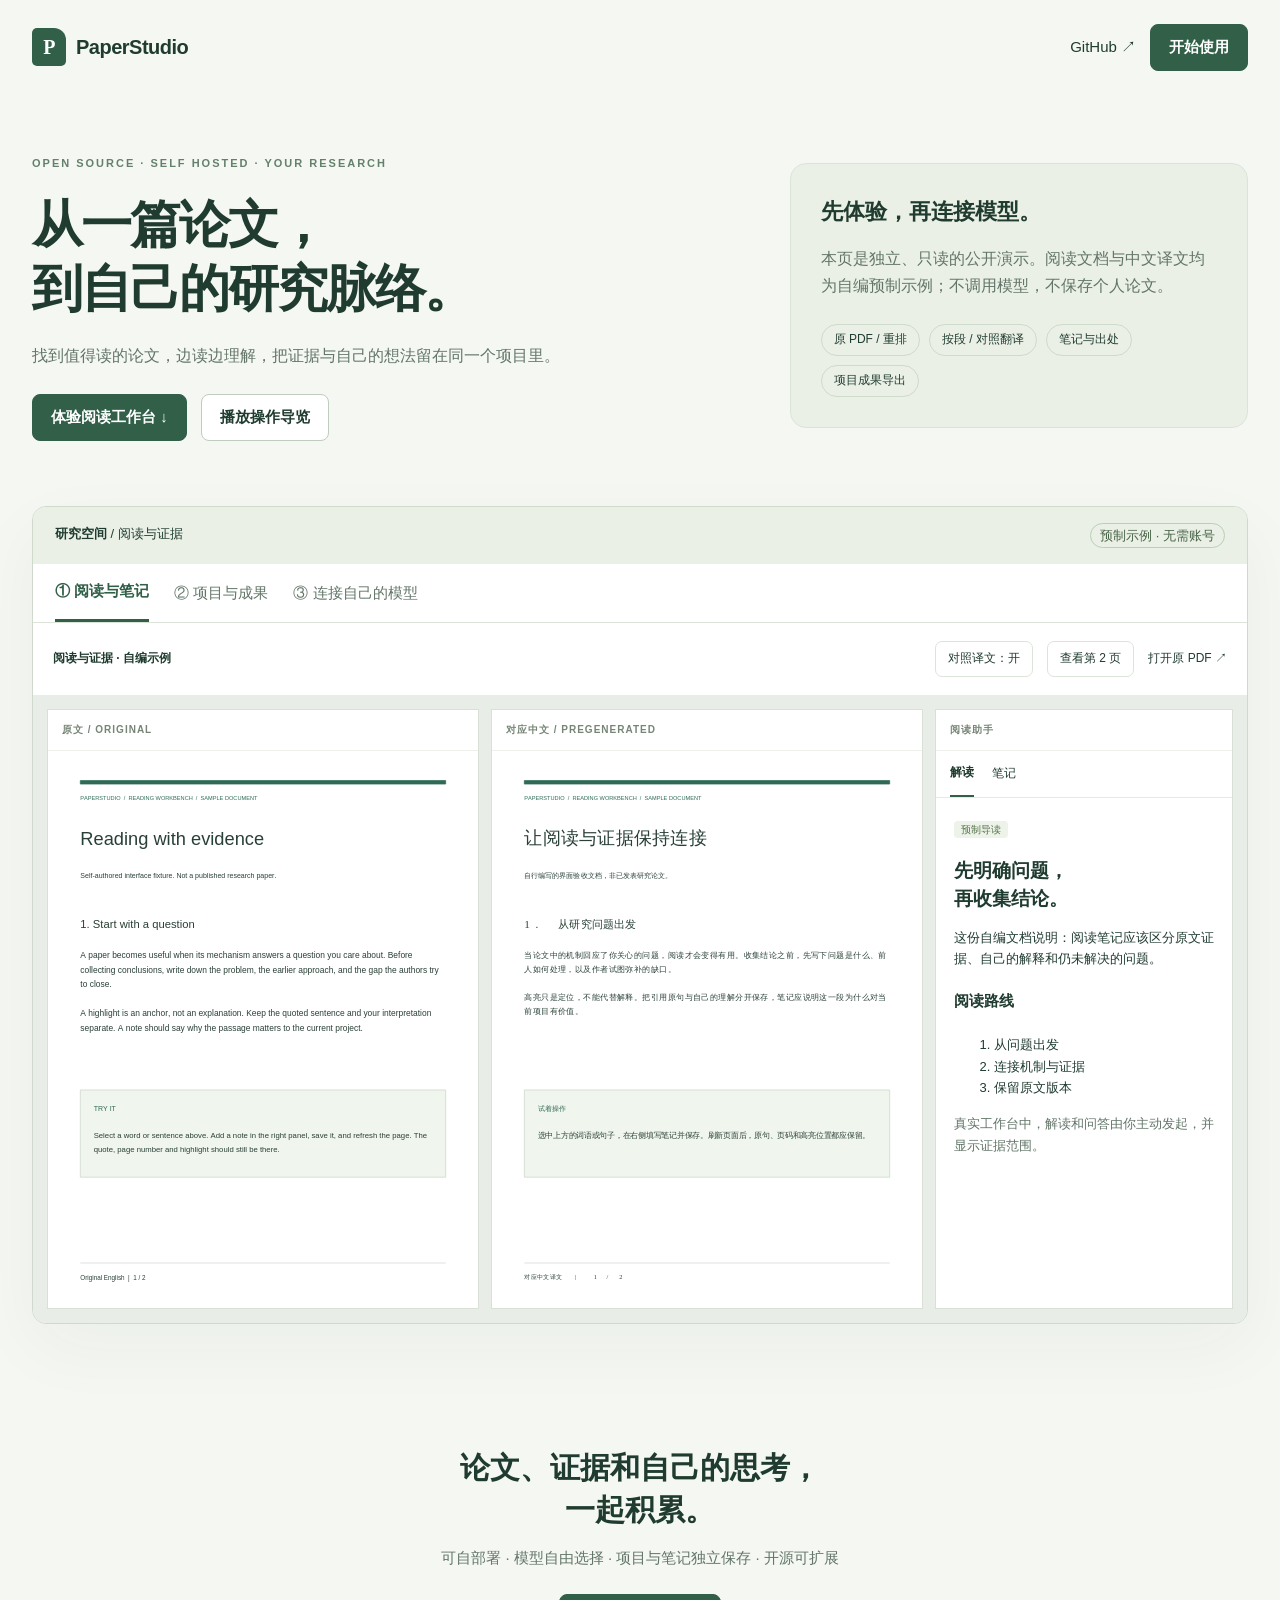
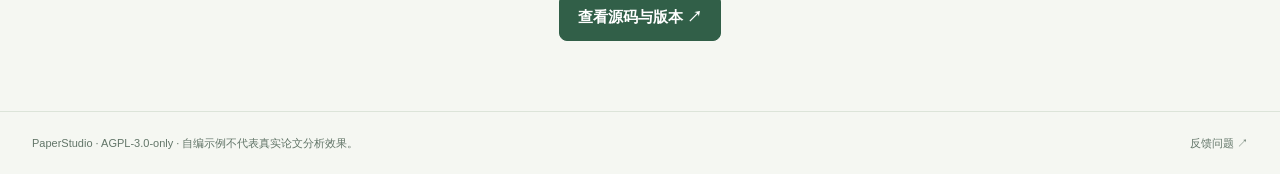
<file: demo/index.html>
<!doctype html>
<html lang="zh-CN">
<head><meta charset="utf-8"><meta name="viewport" content="width=device-width,initial-scale=1"><meta name="description" content="PaperStudio 开源论文工作台：发现论文、双语阅读、笔记与专题研究。无需登录的预制示例。"><title>PaperStudio · 交互演示</title><link rel="stylesheet" href="demo.css"></head>
<body>
<header><a href="#" class="brand"><span class="brand-icon">P</span> PaperStudio</a><nav><a href="https://github.com/Linchunhui/PaperStudio">GitHub ↗</a><a class="button primary" href="https://github.com/Linchunhui/PaperStudio#快速开始">开始使用</a></nav></header>
<main>
<section class="hero"><div><span class="eyebrow">OPEN SOURCE · SELF HOSTED · YOUR RESEARCH</span><h1>从一篇论文，<br>到自己的研究脉络。</h1><p>找到值得读的论文，边读边理解，把证据与自己的想法留在同一个项目里。</p><div class="actions"><a class="button primary" href="#workspace">体验阅读工作台 ↓</a><button class="button" id="tour">播放操作导览</button></div></div><aside><strong>先体验，再连接模型。</strong><p>本页是独立、只读的公开演示。阅读文档与中文译文均为自编预制示例；不调用模型，不保存个人论文。</p><div class="feature-tags"><span>原 PDF / 重排</span><span>按段 / 对照翻译</span><span>笔记与出处</span><span>项目成果导出</span></div></aside></section>
<section class="workspace" id="workspace" aria-label="工作台交互演示"><div class="workspace-bar"><span><b>研究空间</b> / 阅读与证据</span><span class="sample-badge">预制示例 · 无需账号</span></div><div class="workspace-tabs" role="tablist" aria-label="演示场景"><button id="tab-reading" role="tab" aria-controls="scene-reading" aria-selected="true" data-scene="reading">① 阅读与笔记</button><button id="tab-projects" role="tab" aria-controls="scene-projects" tabindex="-1" aria-selected="false" data-scene="projects">② 项目与成果</button><button id="tab-setup" role="tab" aria-controls="scene-setup" tabindex="-1" aria-selected="false" data-scene="setup">③ 连接自己的模型</button></div>
<section id="scene-reading" role="tabpanel" aria-labelledby="tab-reading"><div class="reader-tools"><strong>阅读与证据 · 自编示例</strong><div class="actions"><button id="translation-toggle" aria-pressed="true">对照译文：开</button><button id="page-toggle">查看第 2 页</button><a href="assets/sample.pdf" target="_blank" rel="noopener">打开原 PDF ↗</a></div></div><div class="reader-grid"><article class="page"><div class="panel-label">原文 / ORIGINAL</div><img id="original-page" src="assets/original-1.svg" alt="自编阅读示例的英文原文，第 1 页"></article><article class="page" id="translation-pane"><div class="panel-label">对应中文 / PREGENERATED</div><img id="translated-page" src="assets/translation-1.svg" alt="预制的对应中文译文，第 1 页"></article><aside class="assistant-panel"><div class="panel-label">阅读助手</div><nav class="assistant-tabs"><button data-note-tab="brief" aria-pressed="true">解读</button><button data-note-tab="notes" aria-pressed="false">笔记</button></nav><div id="brief-content"><span class="mini-tag">预制导读</span><h3>先明确问题，<br>再收集结论。</h3><p>这份自编文档说明：阅读笔记应该区分原文证据、自己的解释和仍未解决的问题。</p><h4>阅读路线</h4><ol><li>从问题出发</li><li>连接机制与证据</li><li>保留原文版本</li></ol><p class="muted">真实工作台中，解读和问答由你主动发起，并显示证据范围。</p></div><div id="notes-content" hidden><span class="mini-tag">示例笔记 · 第 1 页</span><blockquote>A highlight is an anchor, not an explanation.</blockquote><p>我的理解：划线只标出值得回来的位置，还需要写清“它对当前研究问题意味着什么”。</p><div class="note-source">原文与个人理解分开保存<br>页码、选区和 PDF 版本共同定位</div><p class="muted">安装后可划选原文，右键记录自己的笔记；这里仅展示预制内容。</p></div></aside></div></section>
<section id="scene-projects" role="tabpanel" aria-labelledby="tab-projects" hidden><div class="scene-heading"><span class="eyebrow">PROJECTS → REUSABLE KNOWLEDGE</span><h2>围绕研究问题积累，带走自己的成果。</h2><p>下面是项目组织模板，提供阅读问题和目录结构，不冒充已完成的研究综述。</p></div><div class="template-grid"><article><span>01 / DOCUMENT</span><h3>OCR 与文档解析</h3><p>识别 → 版面 → 结构化输出 → 文档问答</p><ul><li>基础与综述</li><li>版面与结构化解析</li><li>文档问答与评测</li><li>复现与待验证问题</li></ul><small>比较时保留数据、指标与输入分辨率。</small></article><article><span>02 / LANGUAGE</span><h3>Diffusion LLM</h3><p>训练目标 → 解码机制 → 速度质量权衡</p><ul><li>基础与综述</li><li>训练与后训练</li><li>解码与加速</li><li>评测与复现</li></ul><small>把相似论文与有证据的方法演进分开。</small></article><article><span>03 / MULTIMODAL</span><h3>VLM 与多模态理解</h3><p>视觉表征 → 跨模态连接 → 推理与评测</p><ul><li>架构与视觉表征</li><li>数据与训练</li><li>推理与视觉问答</li><li>评测与局限</li></ul><small>每个问题都回到原文和实验条件。</small></article></div><div class="export-card"><div><h3>你的成果，随时可带走。</h3><p>真实工作台可导出 Markdown、BibTeX、自包含 HTML 与 JSON；共享范围由你选择。</p></div><a class="button" href="assets/example-notes.md" download>下载示例笔记</a></div></section>
<section id="scene-setup" role="tabpanel" aria-labelledby="tab-setup" hidden><div class="scene-heading"><span class="eyebrow">GET STARTED</span><h2>阅读无需模型，AI 按需连接。</h2><p>这里展示配置流程，实际密钥只在你部署的后端保存。本页不接收密钥。</p></div><div class="setup-grid"><article><b>1</b><h3>启动工作台</h3><p>使用版本化 Docker 镜像；创建自己的管理员账号。</p></article><article><b>2</b><h3>打开第一篇</h3><p>粘贴 arXiv 链接，上传 PDF，或打开自编阅读示例。</p></article><article><b>3</b><h3>选择模型</h3><p>兼容 API、本地模型或可选 Codex。填写配置后，分别测试连接和实际调用。</p></article><article><b>4</b><h3>按需处理</h3><p>翻译一段、生成摘要或提问；PDF 对照翻译使用可选 BabelDOC。</p></article></div><div class="export-card"><p>已有文献库？支持 BibTeX、RIS 与 Zotero CSV。完整论文目录和关系数据可另外加载。</p><a class="button primary" href="https://github.com/Linchunhui/PaperStudio#快速开始">查看安装说明 ↗</a></div></section>
</section><p id="tour-status" class="tour-status" role="status"></p>
<section class="closing"><h2>论文、证据和自己的思考，<br>一起积累。</h2><p>可自部署 · 模型自由选择 · 项目与笔记独立保存 · 开源可扩展</p><a class="button primary" href="https://github.com/Linchunhui/PaperStudio">查看源码与版本 ↗</a></section>
</main><footer>PaperStudio · AGPL-3.0-only · 自编示例不代表真实论文分析效果。<a href="https://github.com/Linchunhui/PaperStudio/issues">反馈问题 ↗</a></footer><script src="demo.js"></script>
</body></html>
</file>
<file: demo/demo.css>
:root{color-scheme:light;--bg:#f5f7f2;--ink:#203c30;--muted:#627568;--line:#dce4d9;--green:#315f48}*{box-sizing:border-box}body{margin:0;background:var(--bg);color:var(--ink);font:15px/1.65 -apple-system,BlinkMacSystemFont,"Segoe UI","PingFang SC","Microsoft YaHei",sans-serif}a{color:inherit;text-decoration:none}button,input{font:inherit}button,a.button{cursor:pointer}button:focus-visible,a:focus-visible{outline:3px solid #b78c38;outline-offset:3px}button{background:#fff;color:var(--ink);border:1px solid var(--line);border-radius:7px;padding:7px 12px}header{max-width:1360px;margin:auto;padding:24px 32px;display:flex;justify-content:space-between;align-items:center}.brand{display:flex;align-items:center;gap:10px;font-size:20px;font-weight:700;letter-spacing:-.5px}.brand-icon{display:grid;place-items:center;width:34px;height:38px;background:var(--green);color:white;border-radius:5px 12px 5px 5px;font-family:Georgia,serif}header nav,.actions{display:flex;align-items:center;flex-wrap:wrap;gap:14px}.button{display:inline-block;border:1px solid #becdbe;border-radius:8px;padding:10px 18px;background:#fff;font-weight:600}.button.primary{color:#fff;background:var(--green);border-color:var(--green)}main{max-width:1360px;padding:0 32px;margin:auto}.hero{display:grid;grid-template-columns:1.5fr 1fr;gap:70px;padding:55px 0 65px;align-items:center}.eyebrow{font-size:11px;letter-spacing:2px;color:#64806b;font-weight:700}h1{font-size:clamp(36px,4vw,58px);line-height:1.25;letter-spacing:-2px;font-weight:650;margin:18px 0 22px}h2{font-size:30px;line-height:1.4;margin:12px 0}h3{font-size:19px;line-height:1.5;margin:16px 0 10px}.hero p{max-width:560px;color:var(--muted);font-size:16px}.hero .actions{margin-top:25px}.hero aside{padding:30px;border:1px solid var(--line);border-radius:16px;background:#ebf0e6}.hero aside strong{font-size:22px}.feature-tags{display:flex;flex-wrap:wrap;gap:9px;margin-top:25px}.feature-tags span{border:1px solid #cedacb;border-radius:30px;padding:5px 12px;font-size:12px}.workspace{border:1px solid #cfdacd;border-radius:14px;overflow:hidden;background:#fff;box-shadow:0 24px 70px #223c2f0b;scroll-margin-top:24px}.workspace-bar{padding:16px 22px;background:#eaf0e6;display:flex;justify-content:space-between;gap:12px;font-size:13px}.sample-badge{border:1px solid #baceb7;border-radius:20px;padding:1px 9px;color:#466246}.workspace-tabs{display:flex;gap:25px;padding:0 22px;border-bottom:1px solid var(--line);overflow:auto}.workspace-tabs button{border:none;border-radius:0;padding:15px 0;white-space:nowrap;color:var(--muted)}.workspace-tabs button[aria-selected=true]{color:var(--green);border-bottom:3px solid var(--green);font-weight:700}.reader-tools{padding:18px 20px;display:flex;align-items:center;justify-content:space-between;gap:15px;flex-wrap:wrap;font-size:12px}.reader-tools button{font-size:12px}.reader-grid{display:grid;grid-template-columns:1fr 1fr .69fr;background:#e9ede7;gap:12px;padding:14px;align-items:start}.reader-grid.translation-hidden{grid-template-columns:1.8fr 1fr}.page{background:#fff;min-width:0;border:1px solid #d9e1d6}.panel-label{font-size:10px;font-weight:700;letter-spacing:1px;color:#768576;padding:12px 14px;border-bottom:1px solid #eef1eb}.page img{display:block;width:100%;height:auto}.assistant-panel{background:#fff;border:1px solid #d9e1d6;align-self:stretch;padding-bottom:24px}.assistant-panel>div:not(.panel-label){padding:18px}.assistant-panel p,.assistant-panel li{font-size:13px}.assistant-tabs{display:flex;padding:0 14px;gap:18px;border-bottom:1px solid #e6ebe2}.assistant-tabs button{border:0;border-radius:0;background:transparent;padding:12px 0;font-size:12px}.assistant-tabs button[aria-pressed=true]{font-weight:700;border-bottom:2px solid var(--green)}.mini-tag{font-size:10px;background:#edf3e8;padding:3px 7px;border-radius:4px;color:#55734e}.muted{color:var(--muted)}blockquote{margin:18px 0;border-left:3px solid #91ad75;padding:10px 12px;background:#f4f5e9;font-family:Georgia,serif;font-size:17px;line-height:1.6}.note-source{padding:12px;border:1px dashed #cbd9c3;color:var(--muted);font-size:11px;border-radius:6px}.scene-heading{padding:30px 28px 12px}.scene-heading p{color:var(--muted)}.template-grid,.setup-grid{display:grid;grid-template-columns:repeat(3,1fr);gap:18px;padding:20px 28px}.template-grid article,.setup-grid article{border:1px solid var(--line);background:#fafbf8;padding:22px;border-radius:12px}.template-grid article>span{font-size:10px;letter-spacing:1px;color:#74876f}.template-grid p,.template-grid small,.setup-grid p{color:var(--muted);font-size:13px}.template-grid ul{padding-left:18px;font-size:13px;line-height:2.2}.export-card{margin:15px 28px 28px;background:#edf3e8;padding:24px;border-radius:12px;display:flex;justify-content:space-between;align-items:center;gap:24px}.export-card h3{margin-top:0}.export-card p{font-size:13px;color:var(--muted);margin-bottom:0}.setup-grid{grid-template-columns:repeat(4,1fr)}.setup-grid b{border:1px solid #c1d0b8;color:var(--green);display:inline-grid;place-items:center;width:34px;height:34px;border-radius:50%;font-family:Georgia,serif;font-size:18px}.tour-status{text-align:center;min-height:25px;color:#5b745d;font-size:13px}.closing{text-align:center;padding:60px 0 70px}.closing p{color:var(--muted);margin-bottom:24px}footer{max-width:1360px;margin:auto;padding:22px 32px;border-top:1px solid var(--line);display:flex;justify-content:space-between;font-size:11px;color:var(--muted);gap:20px}[hidden]{display:none!important}@media(max-width:1000px){.hero{gap:30px}.reader-grid{grid-template-columns:1fr 1fr}.assistant-panel{grid-column:1/-1}.assistant-panel>div:not(.panel-label){max-width:750px}.setup-grid{grid-template-columns:1fr 1fr}}@media(max-width:650px){header{padding:18px}.hero{grid-template-columns:1fr;padding:25px 0 35px;gap:20px}main{padding:0 14px}.hero aside{padding:20px}.reader-grid,.reader-grid.translation-hidden{grid-template-columns:1fr}.template-grid,.setup-grid{grid-template-columns:1fr;padding:15px}.scene-heading{padding:22px 18px 0}.workspace-tabs{gap:20px}.reader-tools{padding:14px}.export-card{margin:15px;flex-direction:column;align-items:start}.workspace-bar{padding:12px;font-size:11px}.sample-badge{white-space:nowrap}h2{font-size:24px}footer{padding:20px;flex-direction:column}.closing{padding:35px 0}}
</file>
